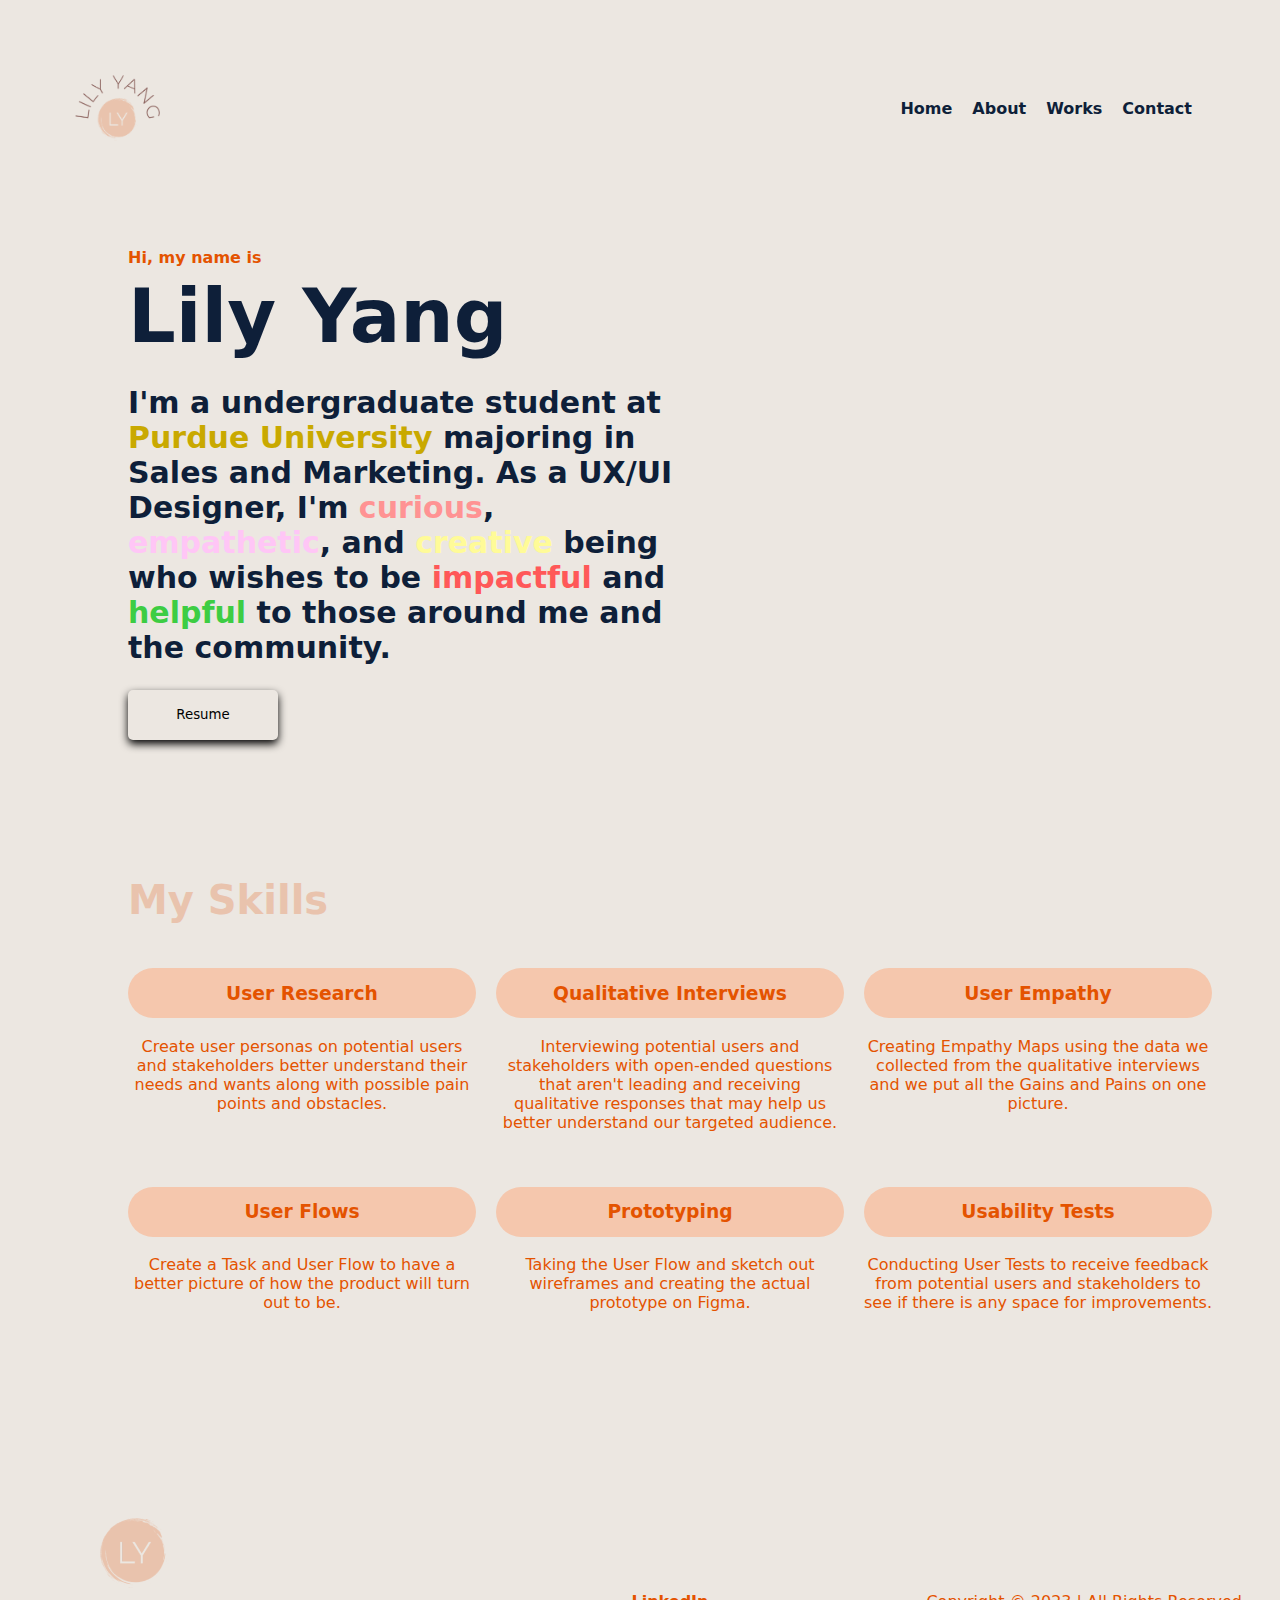
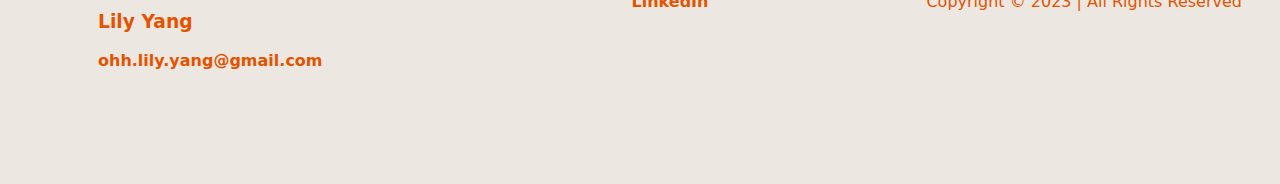
<file: about/about.html>
<!DOCTYPE html>
<html>
    <head>
        <title>Lily's About Page</title>
        <link href="style.css" rel="stylesheet" type="text/css">
        
    </head>

    <body>
      <header class="navigation">
        <div class="inline-block logo">
          <img
            class="inline-block"
            src="../images/logo-transparent.png"
            width="100"
            height="80"
            />
            <!-- <p class="inline-block">
                <span style="color: #E45300;">
                <b>Lily Yang</b>
            </span>
            </p> -->
        </div>
        <nav class="menu">
          <ul>
            <li class="menu-item">
              <a href="../index.html">Home</a>
            </li>
  
            <li class="menu-item">
              <a href="about.html">About</a>
            </li>
  
            <li class="menu-item">
              <a href="works.html">Works</a>
            </li>
  
            <li class="menu-item">
              <a href="contact.html">Contact</a>
            </li>
          </ul>
        </nav>
      </header>

      <section>
        <div class="content">
          <p><b>Hi, my name is</b></p>
          <h1 style="font-size: 75px;">Lily Yang</h1>
          <h2>
            I'm a undergraduate student at<span style="color: #C9A900"> Purdue University</span>
            majoring in Sales and Marketing. As a UX/UI Designer, I'm 
            <span style="color: #FF9393;">curious</span>, 
            <span style="color: #ffc6f6">empathetic</span>, and
            <span style="color: #fffb98">creative</span>
            being who wishes to be 
            <span style="color: #FF5858;">impactful </span>and
            <span style="color: #3DCD43;">helpful </span> to those around me and the community.
          </h2>
          <button>Resume</button>
        </div>

        <div class="skills">
            <h1 style=color:#E9C3AD;>My Skills</h1>
            <!-- <hr> -->
            <div class="skills-grid">
                <div class="skills-item">
                    <h3>User Research</h3>
                    <p>Create user personas on potential users 
                        and stakeholders better understand their
                        needs and wants along with possible pain
                        points and obstacles.
                    </p>
                </div>

                <div class="skills-item">
                    <h3>Qualitative Interviews</h3>
                    <p>Interviewing potential users and stakeholders
                    with open-ended questions that aren't leading
                    and receiving qualitative responses that may 
                    help us better understand our targeted audience.
                    </p>
                </div>

                <div class="skills-item">
                    <h3>User Empathy</h3>
                    <p>Creating Empathy Maps using the data we collected
                    from the qualitative interviews and we put all the
                    Gains and Pains on one picture.
                    </p>
                </div>

                <div class="skills-item">
                    <h3>User Flows</h3>
                    <p>Create a Task and User Flow to have a better picture
                    of how the product will turn out to be.
                    </p>
                </div>

                <div class="skills-item">
                    <h3>Prototyping</h3>
                    <p>Taking the User Flow and sketch out wireframes and 
                    creating the actual prototype on Figma.
                    </p>
                </div>

                <div class="skills-item">
                    <h3>Usability Tests</h3>
                    <p>Conducting User Tests to receive feedback from 
                    potential users and stakeholders to see if there
                    is any space for improvements.
                    </p>
                </div>   
            </div>
        </div>
        </div>
      </section>

      <footer class="footer">
        <div class="footer-content">
          <div class="left-content">
            <img src="../images/initial.png" />
            <h3 style="color: #E45300;"><b>Lily Yang</b></h3>
            <p><b>ohh.lily.yang@gmail.com</b></p>
          </div>

          <div class="center-content">
            <div class="linkedin">
              <a style="text-decoration: none;" href="https://www.linkedin.com/in/lily-yang-58721724a/">
                <span style="color: #E45300;">
                <b>LinkedIn</b>
                </span>
              </a>
            </div>
           </div>

          <div class="right-content">
            <span class="footer-text"
              >Copyright © 2023 | All Rights Reserved</span
            >
          </div>
        </div>
      </footer>
    </body>
</html>
</file>
<file: about/style.css>
.navigation {
  display: flex;
  justify-content: space-between;
  align-items: center;
  background-color: #ece7e1;
  margin-bottom: 20px; /* 在标题和导航栏之间添加20px的下外边距 */
}

.logo {
  display: flex;
  align-items: center;
}

.nav {
  margin-left: auto;
}

ul {
  list-style: none;
  margin: 0;
  padding: 0;
  display: flex;
}

li {
  margin-right: 20px;
  font-family: system-ui, -apple-system, BlinkMacSystemFont, "Segoe UI", Roboto,
    Oxygen, Ubuntu, Cantarell, "Open Sans", "Helvetica Neue", sans-serif;
}

body {
  background-color: #ece7e1;
  font-family: system-ui, -apple-system, BlinkMacSystemFont, "Segoe UI", Roboto,
    Oxygen, Ubuntu, Cantarell, "Open Sans", "Helvetica Neue", sans-serif;
  padding: 60px;
}

h1 {
  font-family: system-ui, -apple-system, BlinkMacSystemFont, "Segoe UI", Roboto,
    Oxygen, Ubuntu, Cantarell, "Open Sans", "Helvetica Neue", sans-serif;
  color: #0e1f39;
  font-size: 75px;
}

h2 {
  font-family: system-ui, -apple-system, BlinkMacSystemFont, "Segoe UI", Roboto,
    Oxygen, Ubuntu, Cantarell, "Open Sans", "Helvetica Neue", sans-serif;
  color: #0e1f39;
  font-size: 30px;
}

h3 {
  font-family: system-ui, -apple-system, BlinkMacSystemFont, "Segoe UI", Roboto,
    Oxygen, Ubuntu, Cantarell, "Open Sans", "Helvetica Neue", sans-serif;
  color: #0e1f39;
}

p {
  font-family: system-ui, -apple-system, BlinkMacSystemFont, "Segoe UI", Roboto,
    Oxygen, Ubuntu, Cantarell, "Open Sans", "Helvetica Neue", sans-serif;
  color: #e45300;
}

.menu-item {
  display: inline-block;
  vertical-align: top;
  font-family: system-ui, -apple-system, BlinkMacSystemFont, "Segoe UI", Roboto,
    Oxygen, Ubuntu, Cantarell, "Open Sans", "Helvetica Neue", sans-serif;
  /* font-size: 25px; */
}

.menu-item.active a {
  color: orange; /* 设置选中项的文本颜色为橙色 */
}

.menu-item a {
  color: #0e1f39; /* 设置未选中项的文本颜色为黑色 */
  text-decoration: none; /* 移除默认的文本下划线 */
  font-weight: bold; /* 加粗选中项的文本 */
}

.content {
  width: 50%; /* 让内容部分占据屏幕的一半宽度 */
  padding-left: 60px; /* 添加左边距，保持和导航栏一致 */
  margin-top: 100px; /* 上边距为100px */
}

.content p {
  margin-bottom: 5px; /* 调整段落元素的下边距 */
}

.content h1 {
  font-family: system-ui, -apple-system, BlinkMacSystemFont, "Segoe UI", Roboto,
    Oxygen, Ubuntu, Cantarell, "Open Sans", "Helvetica Neue", sans-serif;
  color: #0e1f39;
  font-size: 75px;
  margin-top: 0; /* 去除 h1 元素的上边距 */
  margin-bottom: 5px; /* 调整 h1 元素的下边距 */
}

/*  */

.skills {
  display: inline-block;
  text-align: left;
  padding-left: 60px;
  margin-top: 100px;
}

.skills h1 {
  font-size: 40px;
}

.skills-grid {
  display: grid;
  grid-template-columns: repeat(3, 1fr);
  grid-gap: 20px;
}

.skills-item {
  text-align: left;
  text-align: center; /* 居中文本 */
}

.skills-item h3 {
  display: flex; /* 使用 Flexbox 布局 */
  align-items: center; /* 垂直居中 */
  justify-content: center; /* 水平居中 */
  text-align: center; /* 居中文本 */
  background-color: #f5c7ad;
  color: #e45300;
  border-radius: 50px;
  height: 50px;
}

section button {
  background-color: #ece7e1;
  border: #ece7e1;
  box-shadow: 0 4px 8px 0;
  width: 150px;
  height: 50px;
  font-family: system-ui, -apple-system, BlinkMacSystemFont, "Segoe UI", Roboto,
    Oxygen, Ubuntu, Cantarell, "Open Sans", "Helvetica Neue", sans-serif;
  text-align: center;
  padding: 0px;
  border-radius: 5px;
  margin-bottom: 10px;
}

.footer {
  background-color: #ece7e1;
  padding: 0; /* 移除原有的 padding */
  text-align: center; /* 将内容居中对齐 */
  position: relative; /* 使用相对定位 */
  margin-top: 160px; /* 添加上边距 */
  bottom: 0px; /* 将内容定位在底部，但离底部有 20px 的距离 */
}

.footer-content {
  background-color: #ece7e1;
  display: flex;
  justify-content: space-between;
  align-items: center;
  padding: 30px; /* 恢复 padding，这将成为内容上方的空间 */
  bottom: 0; /* 将内容定位在底部 */
  width: 100%; /* 使内容横向铺满 */
}

.footer-content .left-content {
  width: 33.33%;
  display: inline-block;
  vertical-align: top;
  text-align: left;
}

.footer-content .center-content {
  width: 33.33%;
  display: inline-block;
  vertical-align: top;
  text-align: center;
}

.footer-content .right-content {
  width: 33.33%;
  display: inline-block;
  vertical-align: top;
  text-align: right;
}

.footer-text {
  color: #e45300;
}
</file>
